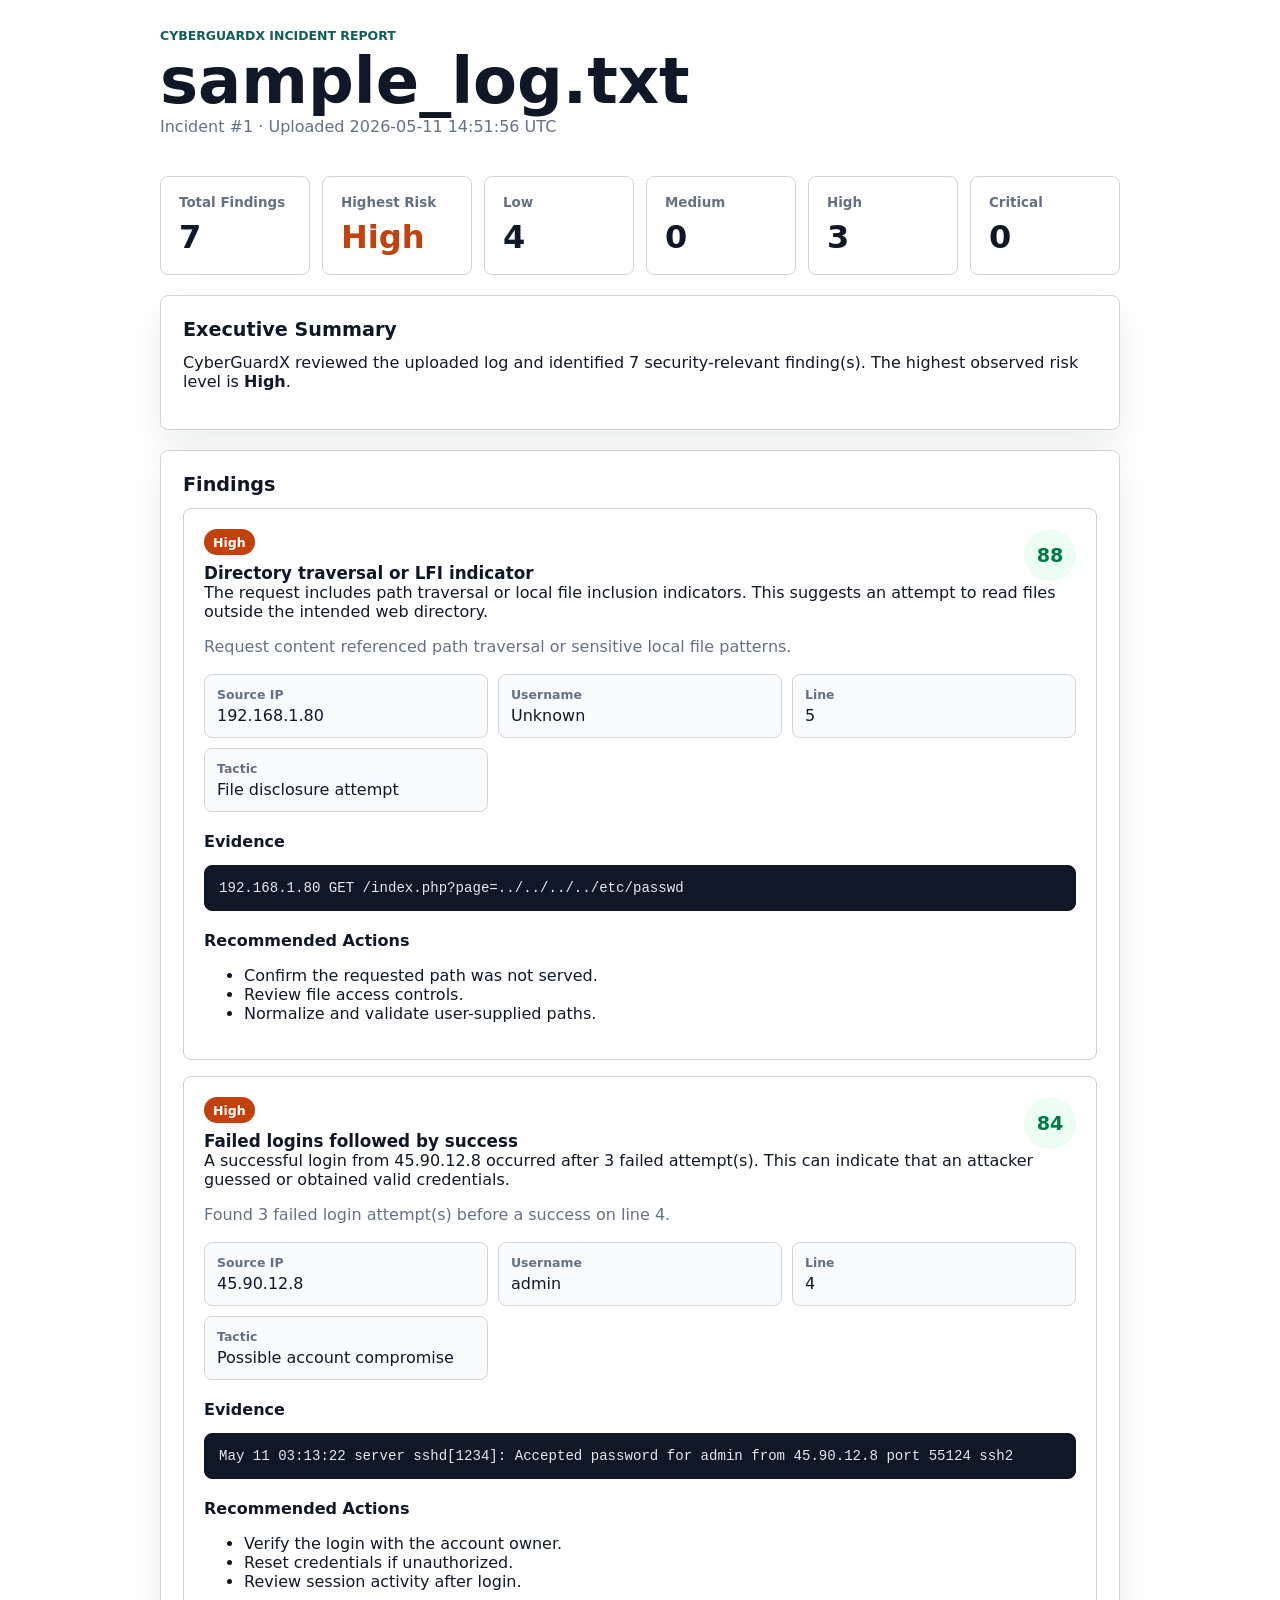
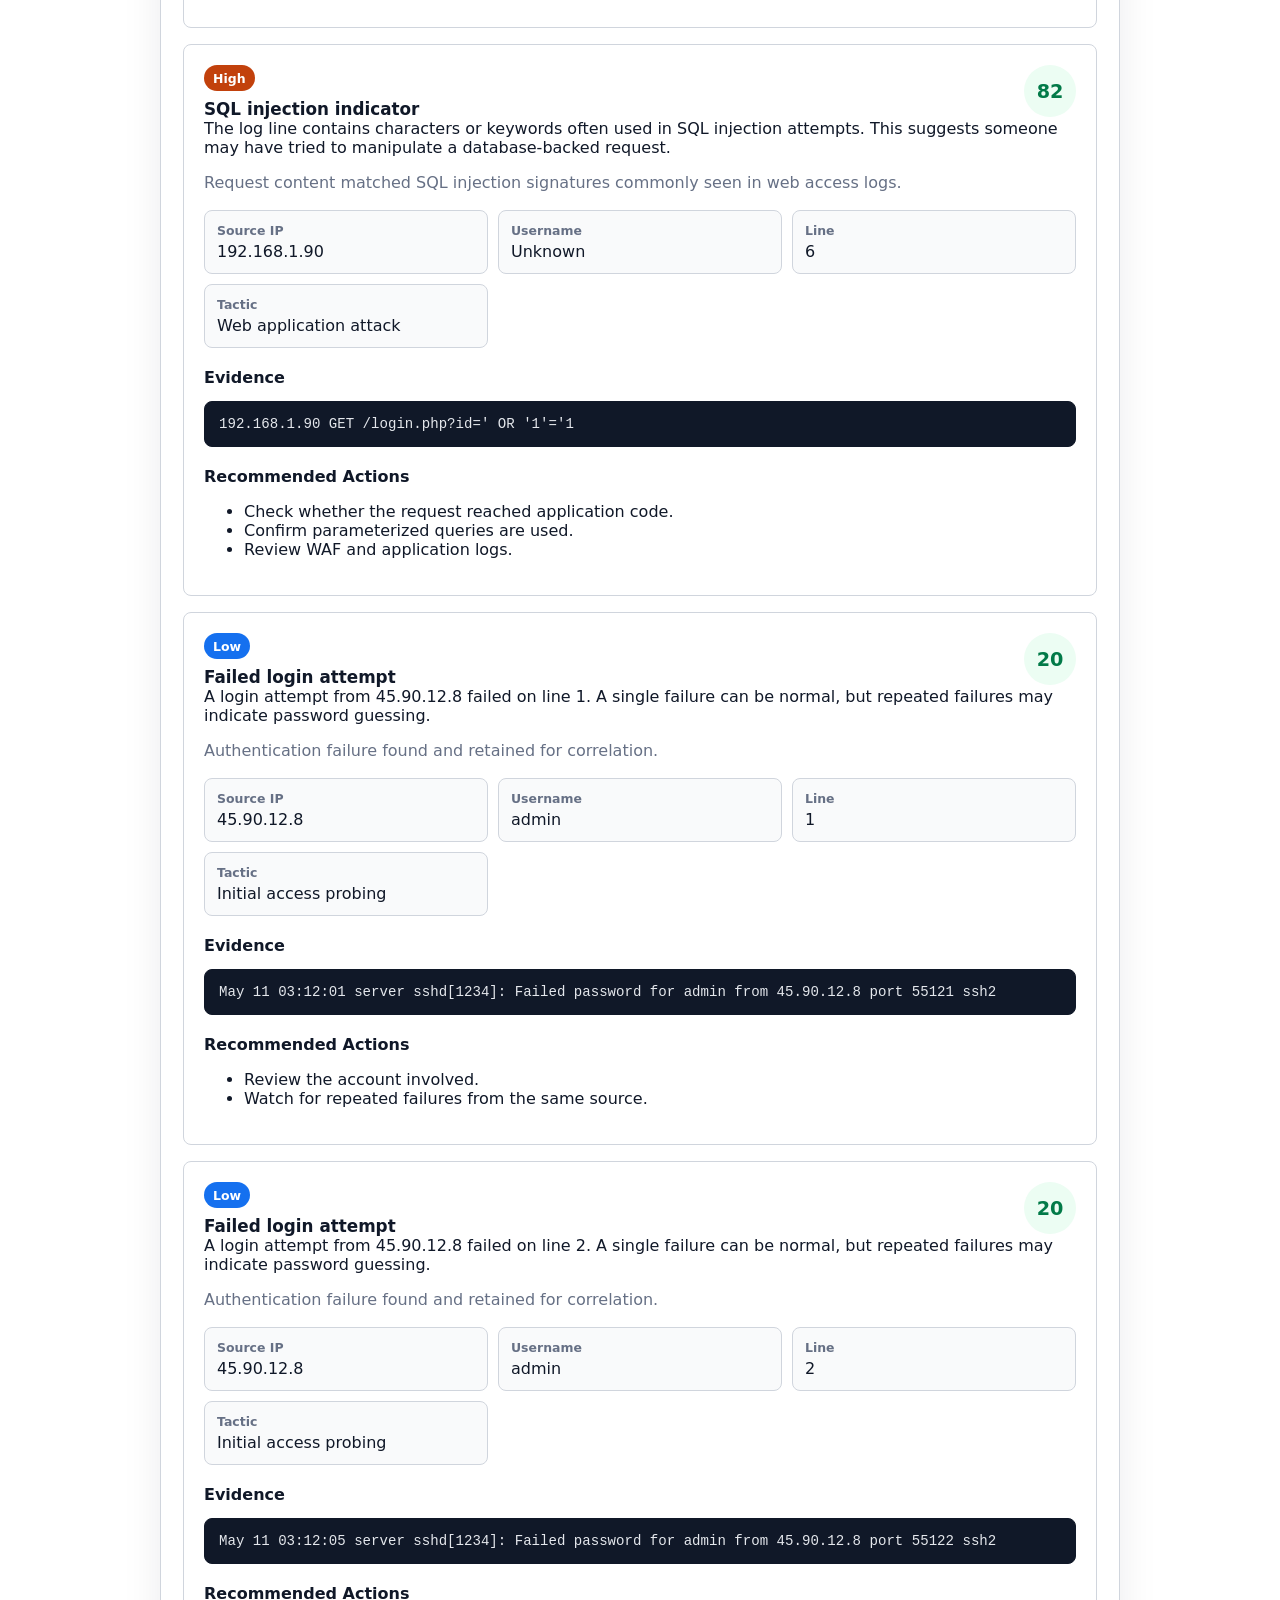
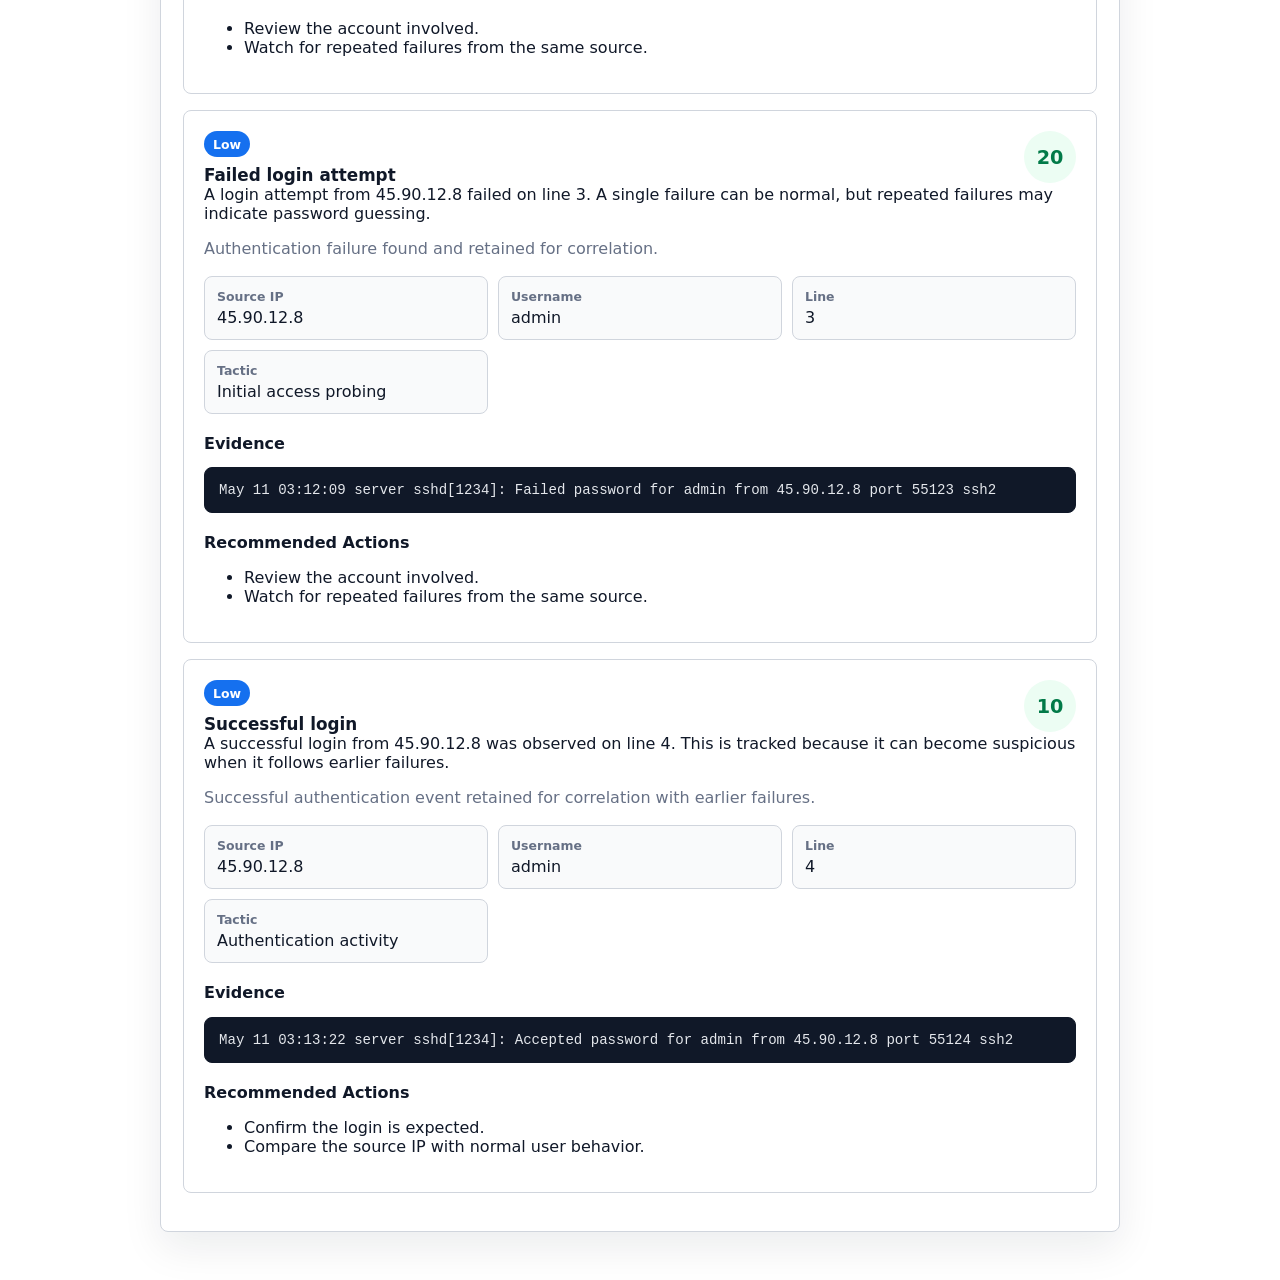
<file: CyberguardX/reports/incident_1.html>
<!doctype html>
<html lang="en">
<head>
    <meta charset="utf-8">
    <meta name="viewport" content="width=device-width, initial-scale=1">
    <title>CyberGuardX Incident Report</title>
    
        <link rel="stylesheet" href="../static/style.css">
    
</head>
<body class="report-body">
    <main class="shell report-shell">
        <section class="topbar">
            <div>
                <p class="eyebrow">CyberGuardX Incident Report</p>
                <h1>sample_log.txt</h1>
                <p class="muted">Incident #1 · Uploaded 2026-05-11 14:51:56 UTC</p>
            </div>
            
        </section>

        <section class="summary-band">
            <div>
                <span>Total Findings</span>
                <strong>7</strong>
            </div>
            <div>
                <span>Highest Risk</span>
                <strong class="risk-text high">High</strong>
            </div>
            
                <div>
                    <span>Low</span>
                    <strong>4</strong>
                </div>
            
                <div>
                    <span>Medium</span>
                    <strong>0</strong>
                </div>
            
                <div>
                    <span>High</span>
                    <strong>3</strong>
                </div>
            
                <div>
                    <span>Critical</span>
                    <strong>0</strong>
                </div>
            
        </section>

        <section class="section-block">
            <div class="section-heading">
                <h2>Executive Summary</h2>
            </div>
            
                <p>
                    CyberGuardX reviewed the uploaded log and identified 7
                    security-relevant finding(s). The highest observed risk level is
                    <strong>High</strong>.
                </p>
            
        </section>

        <section class="section-block">
            <div class="section-heading">
                <h2>Findings</h2>
            </div>
            
                
                    <article class="finding report-finding">
                        <div class="finding-head">
                            <div>
                                <span class="badge high">High</span>
                                <h3>Directory traversal or LFI indicator</h3>
                            </div>
                            <strong>88</strong>
                        </div>
                        <p>The request includes path traversal or local file inclusion indicators. This suggests an attempt to read files outside the intended web directory.</p>
                        <p class="muted">Request content referenced path traversal or sensitive local file patterns.</p>
                        <dl class="details">
                            <div><dt>Source IP</dt><dd>192.168.1.80</dd></div>
                            <div><dt>Username</dt><dd>Unknown</dd></div>
                            <div><dt>Line</dt><dd>5</dd></div>
                            <div><dt>Tactic</dt><dd>File disclosure attempt</dd></div>
                        </dl>
                        <h4>Evidence</h4>
                        <pre>192.168.1.80 GET /index.php?page=../../../../etc/passwd</pre>
                        <h4>Recommended Actions</h4>
                        <ul>
                            
                                <li>Confirm the requested path was not served.</li>
                            
                                <li>Review file access controls.</li>
                            
                                <li>Normalize and validate user-supplied paths.</li>
                            
                        </ul>
                    </article>
                
                    <article class="finding report-finding">
                        <div class="finding-head">
                            <div>
                                <span class="badge high">High</span>
                                <h3>Failed logins followed by success</h3>
                            </div>
                            <strong>84</strong>
                        </div>
                        <p>A successful login from 45.90.12.8 occurred after 3 failed attempt(s). This can indicate that an attacker guessed or obtained valid credentials.</p>
                        <p class="muted">Found 3 failed login attempt(s) before a success on line 4.</p>
                        <dl class="details">
                            <div><dt>Source IP</dt><dd>45.90.12.8</dd></div>
                            <div><dt>Username</dt><dd>admin</dd></div>
                            <div><dt>Line</dt><dd>4</dd></div>
                            <div><dt>Tactic</dt><dd>Possible account compromise</dd></div>
                        </dl>
                        <h4>Evidence</h4>
                        <pre>May 11 03:13:22 server sshd[1234]: Accepted password for admin from 45.90.12.8 port 55124 ssh2</pre>
                        <h4>Recommended Actions</h4>
                        <ul>
                            
                                <li>Verify the login with the account owner.</li>
                            
                                <li>Reset credentials if unauthorized.</li>
                            
                                <li>Review session activity after login.</li>
                            
                        </ul>
                    </article>
                
                    <article class="finding report-finding">
                        <div class="finding-head">
                            <div>
                                <span class="badge high">High</span>
                                <h3>SQL injection indicator</h3>
                            </div>
                            <strong>82</strong>
                        </div>
                        <p>The log line contains characters or keywords often used in SQL injection attempts. This suggests someone may have tried to manipulate a database-backed request.</p>
                        <p class="muted">Request content matched SQL injection signatures commonly seen in web access logs.</p>
                        <dl class="details">
                            <div><dt>Source IP</dt><dd>192.168.1.90</dd></div>
                            <div><dt>Username</dt><dd>Unknown</dd></div>
                            <div><dt>Line</dt><dd>6</dd></div>
                            <div><dt>Tactic</dt><dd>Web application attack</dd></div>
                        </dl>
                        <h4>Evidence</h4>
                        <pre>192.168.1.90 GET /login.php?id=&#39; OR &#39;1&#39;=&#39;1</pre>
                        <h4>Recommended Actions</h4>
                        <ul>
                            
                                <li>Check whether the request reached application code.</li>
                            
                                <li>Confirm parameterized queries are used.</li>
                            
                                <li>Review WAF and application logs.</li>
                            
                        </ul>
                    </article>
                
                    <article class="finding report-finding">
                        <div class="finding-head">
                            <div>
                                <span class="badge low">Low</span>
                                <h3>Failed login attempt</h3>
                            </div>
                            <strong>20</strong>
                        </div>
                        <p>A login attempt from 45.90.12.8 failed on line 1. A single failure can be normal, but repeated failures may indicate password guessing.</p>
                        <p class="muted">Authentication failure found and retained for correlation.</p>
                        <dl class="details">
                            <div><dt>Source IP</dt><dd>45.90.12.8</dd></div>
                            <div><dt>Username</dt><dd>admin</dd></div>
                            <div><dt>Line</dt><dd>1</dd></div>
                            <div><dt>Tactic</dt><dd>Initial access probing</dd></div>
                        </dl>
                        <h4>Evidence</h4>
                        <pre>May 11 03:12:01 server sshd[1234]: Failed password for admin from 45.90.12.8 port 55121 ssh2</pre>
                        <h4>Recommended Actions</h4>
                        <ul>
                            
                                <li>Review the account involved.</li>
                            
                                <li>Watch for repeated failures from the same source.</li>
                            
                        </ul>
                    </article>
                
                    <article class="finding report-finding">
                        <div class="finding-head">
                            <div>
                                <span class="badge low">Low</span>
                                <h3>Failed login attempt</h3>
                            </div>
                            <strong>20</strong>
                        </div>
                        <p>A login attempt from 45.90.12.8 failed on line 2. A single failure can be normal, but repeated failures may indicate password guessing.</p>
                        <p class="muted">Authentication failure found and retained for correlation.</p>
                        <dl class="details">
                            <div><dt>Source IP</dt><dd>45.90.12.8</dd></div>
                            <div><dt>Username</dt><dd>admin</dd></div>
                            <div><dt>Line</dt><dd>2</dd></div>
                            <div><dt>Tactic</dt><dd>Initial access probing</dd></div>
                        </dl>
                        <h4>Evidence</h4>
                        <pre>May 11 03:12:05 server sshd[1234]: Failed password for admin from 45.90.12.8 port 55122 ssh2</pre>
                        <h4>Recommended Actions</h4>
                        <ul>
                            
                                <li>Review the account involved.</li>
                            
                                <li>Watch for repeated failures from the same source.</li>
                            
                        </ul>
                    </article>
                
                    <article class="finding report-finding">
                        <div class="finding-head">
                            <div>
                                <span class="badge low">Low</span>
                                <h3>Failed login attempt</h3>
                            </div>
                            <strong>20</strong>
                        </div>
                        <p>A login attempt from 45.90.12.8 failed on line 3. A single failure can be normal, but repeated failures may indicate password guessing.</p>
                        <p class="muted">Authentication failure found and retained for correlation.</p>
                        <dl class="details">
                            <div><dt>Source IP</dt><dd>45.90.12.8</dd></div>
                            <div><dt>Username</dt><dd>admin</dd></div>
                            <div><dt>Line</dt><dd>3</dd></div>
                            <div><dt>Tactic</dt><dd>Initial access probing</dd></div>
                        </dl>
                        <h4>Evidence</h4>
                        <pre>May 11 03:12:09 server sshd[1234]: Failed password for admin from 45.90.12.8 port 55123 ssh2</pre>
                        <h4>Recommended Actions</h4>
                        <ul>
                            
                                <li>Review the account involved.</li>
                            
                                <li>Watch for repeated failures from the same source.</li>
                            
                        </ul>
                    </article>
                
                    <article class="finding report-finding">
                        <div class="finding-head">
                            <div>
                                <span class="badge low">Low</span>
                                <h3>Successful login</h3>
                            </div>
                            <strong>10</strong>
                        </div>
                        <p>A successful login from 45.90.12.8 was observed on line 4. This is tracked because it can become suspicious when it follows earlier failures.</p>
                        <p class="muted">Successful authentication event retained for correlation with earlier failures.</p>
                        <dl class="details">
                            <div><dt>Source IP</dt><dd>45.90.12.8</dd></div>
                            <div><dt>Username</dt><dd>admin</dd></div>
                            <div><dt>Line</dt><dd>4</dd></div>
                            <div><dt>Tactic</dt><dd>Authentication activity</dd></div>
                        </dl>
                        <h4>Evidence</h4>
                        <pre>May 11 03:13:22 server sshd[1234]: Accepted password for admin from 45.90.12.8 port 55124 ssh2</pre>
                        <h4>Recommended Actions</h4>
                        <ul>
                            
                                <li>Confirm the login is expected.</li>
                            
                                <li>Compare the source IP with normal user behavior.</li>
                            
                        </ul>
                    </article>
                
            
        </section>
    </main>
</body>
</html>
</file>
<file: CyberguardX/static/style.css>
:root {
    --bg: #f5f7fb;
    --panel: #ffffff;
    --ink: #101828;
    --muted: #667085;
    --line: #d0d5dd;
    --accent: #0f766e;
    --accent-dark: #115e59;
    --low: #1570ef;
    --medium: #b54708;
    --high: #c2410c;
    --critical: #b42318;
    --shadow: 0 16px 40px rgba(16, 24, 40, 0.08);
}

* {
    box-sizing: border-box;
}

body {
    margin: 0;
    min-height: 100vh;
    background: var(--bg);
    color: var(--ink);
    font-family: Inter, ui-sans-serif, system-ui, -apple-system, BlinkMacSystemFont, "Segoe UI", sans-serif;
}

a {
    color: inherit;
    text-decoration: none;
}

.shell {
    width: min(1180px, calc(100% - 32px));
    margin: 0 auto;
    padding: 28px 0 48px;
}

.topbar {
    display: flex;
    align-items: center;
    justify-content: space-between;
    gap: 20px;
    margin-bottom: 24px;
}

.eyebrow {
    margin: 0 0 6px;
    color: var(--accent-dark);
    font-size: 0.78rem;
    font-weight: 800;
    letter-spacing: 0;
    text-transform: uppercase;
}

h1,
h2,
h3,
h4,
p {
    margin-top: 0;
}

h1 {
    margin-bottom: 4px;
    font-size: clamp(2rem, 5vw, 4.2rem);
    line-height: 1;
}

h2 {
    margin-bottom: 12px;
    font-size: 1.2rem;
}

h3 {
    margin: 8px 0 0;
    font-size: 1.05rem;
}

h4 {
    margin: 20px 0 8px;
}

.muted {
    color: var(--muted);
}

.hero-grid {
    display: grid;
    grid-template-columns: minmax(0, 1.4fr) minmax(260px, 0.6fr);
    gap: 20px;
    align-items: stretch;
}

.upload-panel,
.side-panel,
.finding,
.section-block {
    background: var(--panel);
    border: 1px solid var(--line);
    border-radius: 8px;
    box-shadow: var(--shadow);
}

.upload-panel {
    padding: 28px;
}

.upload-panel p {
    max-width: 720px;
    color: var(--muted);
}

.upload-form {
    display: grid;
    gap: 12px;
    margin-top: 24px;
}

label {
    color: #344054;
    font-weight: 700;
}

input[type="file"] {
    width: 100%;
    padding: 14px;
    border: 1px dashed #98a2b3;
    border-radius: 8px;
    background: #f9fafb;
}

button,
.primary-link,
.ghost-button {
    display: inline-flex;
    align-items: center;
    justify-content: center;
    min-height: 42px;
    padding: 10px 16px;
    border-radius: 8px;
    border: 1px solid transparent;
    font-weight: 800;
    cursor: pointer;
}

button,
.primary-link {
    background: var(--accent);
    color: #ffffff;
}

button:hover,
.primary-link:hover {
    background: var(--accent-dark);
}

.ghost-button {
    border-color: var(--line);
    background: #ffffff;
    color: #344054;
}

.button-row {
    display: flex;
    flex-wrap: wrap;
    gap: 10px;
}

.metric-grid {
    display: grid;
    grid-template-columns: repeat(2, minmax(0, 1fr));
    gap: 12px;
}

.metric,
.summary-band > div {
    padding: 18px;
    border: 1px solid var(--line);
    border-radius: 8px;
    background: #ffffff;
}

.metric span,
.summary-band span {
    display: block;
    color: var(--muted);
    font-size: 0.84rem;
    font-weight: 800;
}

.metric strong,
.summary-band strong {
    display: block;
    margin-top: 8px;
    font-size: 2rem;
}

.summary-band {
    display: grid;
    grid-template-columns: repeat(6, minmax(120px, 1fr));
    gap: 12px;
    margin-bottom: 20px;
}

.section-block {
    margin-top: 20px;
    padding: 22px;
}

.section-heading {
    display: flex;
    align-items: center;
    justify-content: space-between;
    gap: 16px;
}

.incident-list,
.findings-list {
    display: grid;
    gap: 12px;
}

.incident-row,
.small-incident {
    display: grid;
    grid-template-columns: 1fr auto auto;
    gap: 14px;
    align-items: center;
    padding: 14px;
    border: 1px solid var(--line);
    border-radius: 8px;
    background: #ffffff;
}

.small-incident {
    grid-template-columns: 1fr auto;
    margin-bottom: 10px;
}

.dashboard-layout {
    display: grid;
    grid-template-columns: 280px minmax(0, 1fr);
    gap: 20px;
}

.side-panel {
    align-self: start;
    padding: 18px;
}

.finding {
    padding: 20px;
}

.finding-head {
    display: flex;
    justify-content: space-between;
    gap: 18px;
}

.finding-head > strong {
    min-width: 52px;
    height: 52px;
    display: inline-flex;
    align-items: center;
    justify-content: center;
    border-radius: 50%;
    background: #ecfdf3;
    color: #027a48;
    font-size: 1.2rem;
}

.badge {
    display: inline-flex;
    align-items: center;
    min-height: 26px;
    padding: 4px 9px;
    border-radius: 999px;
    color: #ffffff;
    font-size: 0.78rem;
    font-weight: 900;
}

.low,
.risk-text.low {
    color: var(--low);
}

.medium,
.risk-text.medium {
    color: var(--medium);
}

.high,
.risk-text.high {
    color: var(--high);
}

.critical,
.risk-text.critical {
    color: var(--critical);
}

.badge.low {
    background: var(--low);
    color: #ffffff;
}

.badge.medium {
    background: var(--medium);
    color: #ffffff;
}

.badge.high {
    background: var(--high);
    color: #ffffff;
}

.badge.critical {
    background: var(--critical);
    color: #ffffff;
}

.details {
    display: grid;
    grid-template-columns: repeat(3, minmax(0, 1fr));
    gap: 10px;
    margin: 18px 0;
}

.details div {
    padding: 12px;
    border: 1px solid var(--line);
    border-radius: 8px;
    background: #f9fafb;
}

dt {
    color: var(--muted);
    font-size: 0.78rem;
    font-weight: 800;
}

dd {
    margin: 4px 0 0;
    overflow-wrap: anywhere;
}

pre {
    white-space: pre-wrap;
    overflow-wrap: anywhere;
    padding: 14px;
    border: 1px solid #101828;
    border-radius: 8px;
    background: #101828;
    color: #e4e7ec;
    font-size: 0.88rem;
}

.actions {
    display: flex;
    flex-wrap: wrap;
    gap: 8px;
}

.actions span {
    padding: 8px 10px;
    border-radius: 8px;
    background: #eef4ff;
    color: #3538cd;
    font-size: 0.86rem;
    font-weight: 700;
}

.timeline-panel {
    margin-bottom: 20px;
    padding: 20px;
    border: 1px solid var(--line);
    border-radius: 8px;
    background: #ffffff;
    box-shadow: var(--shadow);
}

.timeline {
    position: relative;
    display: grid;
    gap: 14px;
}

.timeline::before {
    content: "";
    position: absolute;
    top: 10px;
    bottom: 10px;
    left: 9px;
    width: 2px;
    background: #d9e2ec;
}

.timeline-item {
    position: relative;
    display: grid;
    grid-template-columns: 20px minmax(0, 1fr);
    gap: 14px;
}

.timeline-marker {
    position: relative;
    z-index: 1;
    width: 20px;
    height: 20px;
    margin-top: 4px;
    border: 3px solid #ffffff;
    border-radius: 50%;
    background: var(--accent);
    box-shadow: 0 0 0 1px var(--accent);
}

.timeline-content {
    padding: 14px;
    border: 1px solid var(--line);
    border-radius: 8px;
    background: #f9fafb;
}

.timeline-head {
    display: flex;
    flex-wrap: wrap;
    align-items: center;
    gap: 10px;
    margin-bottom: 12px;
}

.timeline-details {
    display: grid;
    grid-template-columns: repeat(3, minmax(0, 1fr));
    gap: 8px;
    margin: 0 0 12px;
}

.timeline-details div {
    padding: 10px;
    border: 1px solid var(--line);
    border-radius: 8px;
    background: #ffffff;
}

.timeline-content p {
    margin-bottom: 0;
    color: var(--muted);
}

.empty-state,
.message {
    padding: 16px;
    border: 1px solid var(--line);
    border-radius: 8px;
    background: #ffffff;
    color: var(--muted);
}

.messages {
    display: grid;
    gap: 10px;
    margin-bottom: 18px;
}

.message.success {
    border-color: #75e0a7;
    color: #027a48;
}

.message.error {
    border-color: #fda29b;
    color: #b42318;
}

.report-shell {
    max-width: 960px;
}

.report-finding {
    margin-bottom: 16px;
    box-shadow: none;
}

.report-body {
    background: #ffffff;
}

@media (max-width: 900px) {
    .hero-grid,
    .dashboard-layout {
        grid-template-columns: 1fr;
    }

    .summary-band {
        grid-template-columns: repeat(2, minmax(0, 1fr));
    }

    .details {
        grid-template-columns: 1fr;
    }

    .timeline-details {
        grid-template-columns: 1fr;
    }
}

@media (max-width: 640px) {
    .shell {
        width: min(100% - 20px, 1180px);
        padding-top: 18px;
    }

    .topbar,
    .finding-head {
        align-items: flex-start;
        flex-direction: column;
    }

    .metric-grid,
    .summary-band {
        grid-template-columns: 1fr;
    }

    .incident-row {
        grid-template-columns: 1fr;
    }
}
</file>
